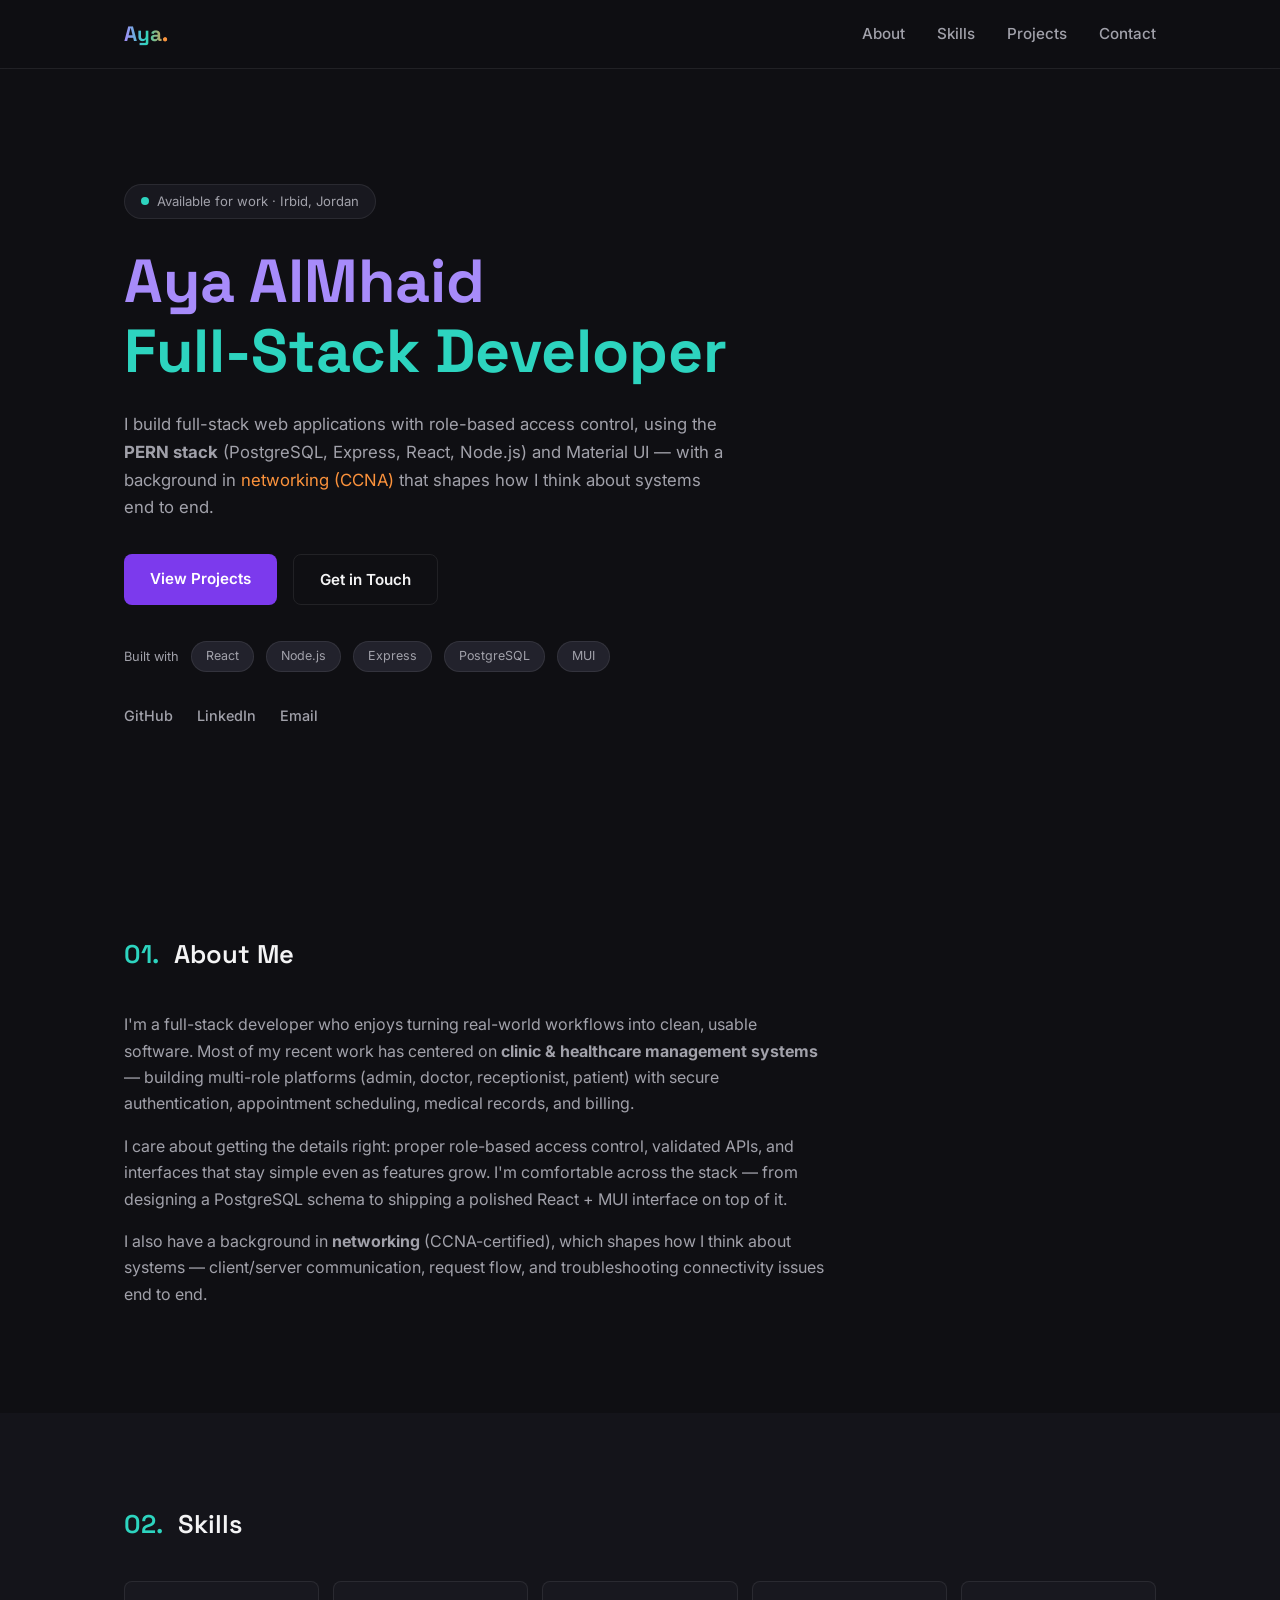
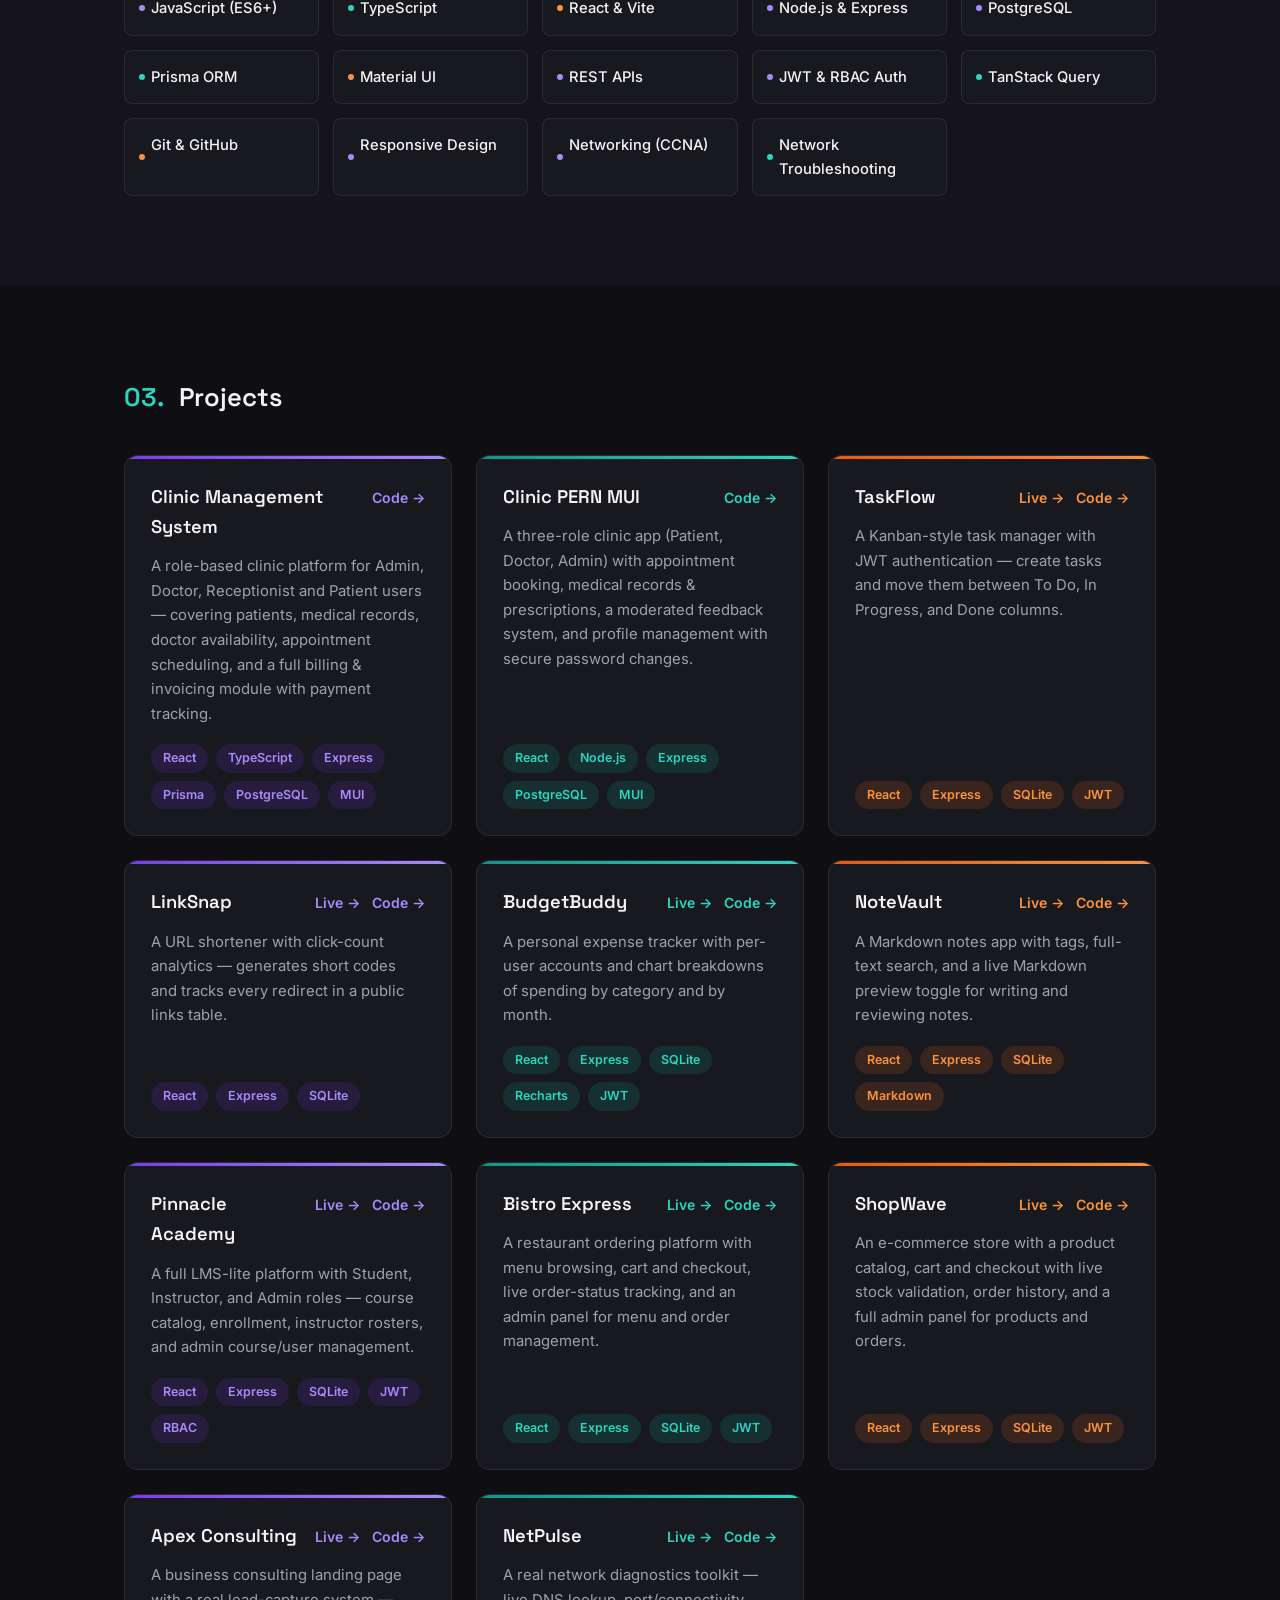
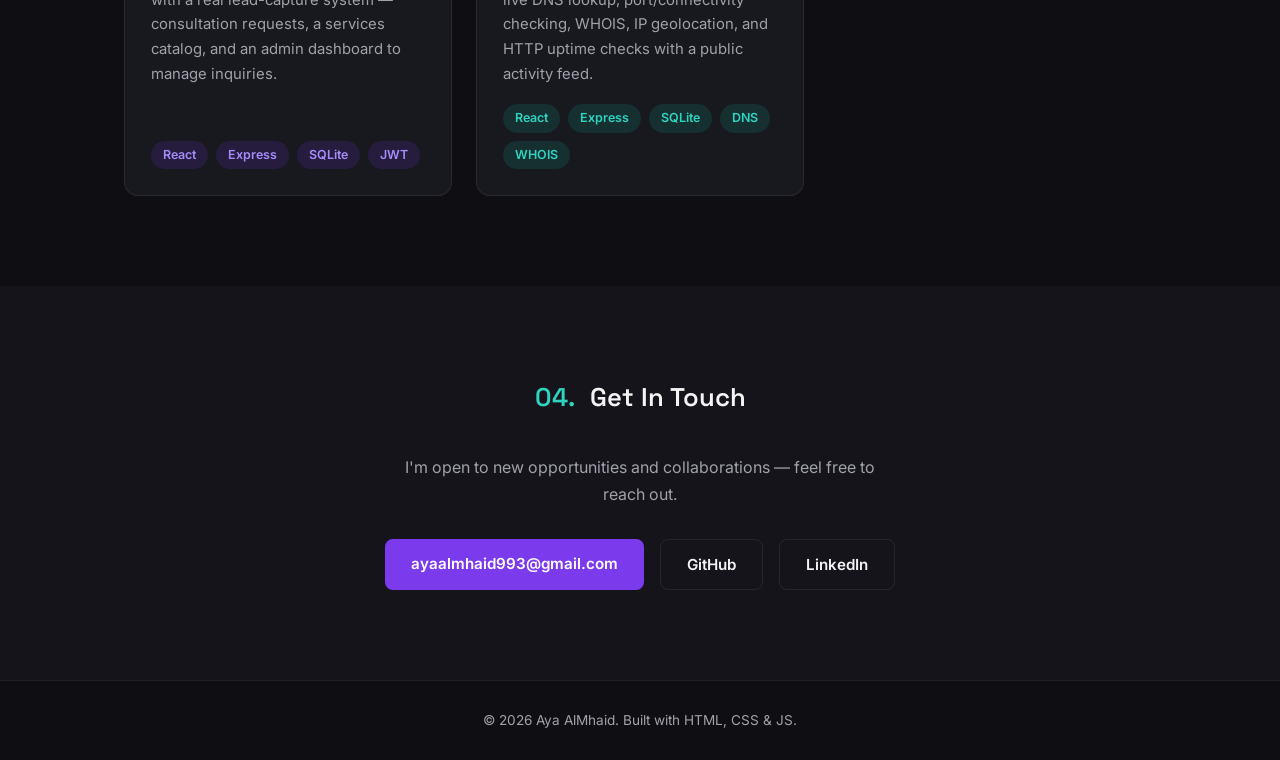
<file: index.html>
<!DOCTYPE html>
<html lang="en">
<head>
  <meta charset="UTF-8" />
  <meta name="viewport" content="width=device-width, initial-scale=1.0" />
  <title>Aya AlMhaid — Full-Stack Developer</title>
  <meta name="description" content="Aya AlMhaid — Full-Stack Developer building role-based healthcare management systems with React, Node.js and PostgreSQL." />
  <link rel="icon" href="data:,">
  <link rel="preconnect" href="https://fonts.googleapis.com">
  <link href="https://fonts.googleapis.com/css2?family=Space+Grotesk:wght@500;600;700&family=Inter:wght@400;500;600&display=swap" rel="stylesheet">
  <link rel="stylesheet" href="style.css" />
</head>
<body>

  <header class="navbar">
    <div class="container navbar-inner">
      <a href="#home" class="logo">Aya<span>.</span></a>
      <nav class="nav-links" id="navLinks">
        <a href="#about">About</a>
        <a href="#skills">Skills</a>
        <a href="#projects">Projects</a>
        <a href="#contact">Contact</a>
      </nav>
      <button class="nav-toggle" id="navToggle" aria-label="Toggle navigation">
        <span></span><span></span><span></span>
      </button>
    </div>
  </header>

  <main>
    <section id="home" class="hero">
      <div class="container hero-inner">
        <p class="hero-tag"><span></span> Available for work · Irbid, Jordan</p>
        <h1>
          <span class="line-purple">Aya AlMhaid</span><br />
          <span class="line-teal">Full-Stack Developer</span>
        </h1>
        <p class="hero-text">
          I build full-stack web applications with role-based access control,
          using the <strong>PERN stack</strong> (PostgreSQL, Express, React, Node.js)
          and Material UI — with a background in <span class="line-coral">networking (CCNA)</span>
          that shapes how I think about systems end to end.
        </p>
        <div class="hero-actions">
          <a href="#projects" class="btn btn-primary">View Projects</a>
          <a href="#contact" class="btn btn-outline">Get in Touch</a>
        </div>
        <div class="hero-stack">
          <span>Built with</span>
          <span class="stack-pill">React</span>
          <span class="stack-pill">Node.js</span>
          <span class="stack-pill">Express</span>
          <span class="stack-pill">PostgreSQL</span>
          <span class="stack-pill">MUI</span>
        </div>
        <div class="hero-socials">
          <a href="https://github.com/Aya-almhaid" target="_blank" rel="noopener noreferrer" aria-label="GitHub">GitHub</a>
          <a href="https://www.linkedin.com/in/aya-almhaid/" target="_blank" rel="noopener noreferrer" aria-label="LinkedIn">LinkedIn</a>
          <a href="mailto:ayaalmhaid993@gmail.com" aria-label="Email">Email</a>
        </div>
      </div>
    </section>

    <section id="about" class="section">
      <div class="container">
        <h3 class="section-title"><span>01.</span> About Me</h3>
        <div class="about-content">
          <p>
            I'm a full-stack developer who enjoys turning real-world workflows into clean,
            usable software. Most of my recent work has centered on
            <strong>clinic &amp; healthcare management systems</strong> — building
            multi-role platforms (admin, doctor, receptionist, patient) with secure
            authentication, appointment scheduling, medical records, and billing.
          </p>
          <p>
            I care about getting the details right: proper role-based access control,
            validated APIs, and interfaces that stay simple even as features grow.
            I'm comfortable across the stack — from designing a PostgreSQL schema to
            shipping a polished React + MUI interface on top of it.
          </p>
          <p>
            I also have a background in <strong>networking</strong> (CCNA-certified),
            which shapes how I think about systems — client/server communication,
            request flow, and troubleshooting connectivity issues end to end.
          </p>
        </div>
      </div>
    </section>

    <section id="skills" class="section section-alt">
      <div class="container">
        <h3 class="section-title"><span>02.</span> Skills</h3>
        <ul class="skills-grid">
          <li>JavaScript (ES6+)</li>
          <li>TypeScript</li>
          <li>React &amp; Vite</li>
          <li>Node.js &amp; Express</li>
          <li>PostgreSQL</li>
          <li>Prisma ORM</li>
          <li>Material UI</li>
          <li>REST APIs</li>
          <li>JWT &amp; RBAC Auth</li>
          <li>TanStack Query</li>
          <li>Git &amp; GitHub</li>
          <li>Responsive Design</li>
          <li>Networking (CCNA)</li>
          <li>Network Troubleshooting</li>
        </ul>
      </div>
    </section>

    <section id="projects" class="section">
      <div class="container">
        <h3 class="section-title"><span>03.</span> Projects</h3>
        <div class="projects-grid">

          <article class="project-card purple">
            <div class="project-card-head">
              <h4>Clinic Management System</h4>
              <a href="https://github.com/Aya-almhaid/mid-term-pro-" target="_blank" rel="noopener noreferrer">Code →</a>
            </div>
            <p>
              A role-based clinic platform for Admin, Doctor, Receptionist and Patient users —
              covering patients, medical records, doctor availability, appointment scheduling,
              and a full billing &amp; invoicing module with payment tracking.
            </p>
            <ul class="tech-tags purple">
              <li>React</li><li>TypeScript</li><li>Express</li><li>Prisma</li><li>PostgreSQL</li><li>MUI</li>
            </ul>
          </article>

          <article class="project-card teal">
            <div class="project-card-head">
              <h4>Clinic PERN MUI</h4>
              <a href="https://github.com/Aya-almhaid/-clinic_pern_mui" target="_blank" rel="noopener noreferrer">Code →</a>
            </div>
            <p>
              A three-role clinic app (Patient, Doctor, Admin) with appointment booking,
              medical records &amp; prescriptions, a moderated feedback system, and
              profile management with secure password changes.
            </p>
            <ul class="tech-tags teal">
              <li>React</li><li>Node.js</li><li>Express</li><li>PostgreSQL</li><li>MUI</li>
            </ul>
          </article>

          <article class="project-card coral">
            <div class="project-card-head">
              <h4>TaskFlow</h4>
              <div class="project-links">
                <a href="https://taskflow-app-sandy.vercel.app" target="_blank" rel="noopener noreferrer">Live →</a>
                <a href="https://github.com/Aya-almhaid/taskflow" target="_blank" rel="noopener noreferrer">Code →</a>
              </div>
            </div>
            <p>
              A Kanban-style task manager with JWT authentication — create tasks
              and move them between To Do, In Progress, and Done columns.
            </p>
            <ul class="tech-tags coral">
              <li>React</li><li>Express</li><li>SQLite</li><li>JWT</li>
            </ul>
          </article>

          <article class="project-card purple">
            <div class="project-card-head">
              <h4>LinkSnap</h4>
              <div class="project-links">
                <a href="https://linksnap-app-psi.vercel.app" target="_blank" rel="noopener noreferrer">Live →</a>
                <a href="https://github.com/Aya-almhaid/linksnap" target="_blank" rel="noopener noreferrer">Code →</a>
              </div>
            </div>
            <p>
              A URL shortener with click-count analytics — generates short codes
              and tracks every redirect in a public links table.
            </p>
            <ul class="tech-tags purple">
              <li>React</li><li>Express</li><li>SQLite</li>
            </ul>
          </article>

          <article class="project-card teal">
            <div class="project-card-head">
              <h4>BudgetBuddy</h4>
              <div class="project-links">
                <a href="https://budgetbuddy-app-pearl.vercel.app" target="_blank" rel="noopener noreferrer">Live →</a>
                <a href="https://github.com/Aya-almhaid/budgetbuddy" target="_blank" rel="noopener noreferrer">Code →</a>
              </div>
            </div>
            <p>
              A personal expense tracker with per-user accounts and chart
              breakdowns of spending by category and by month.
            </p>
            <ul class="tech-tags teal">
              <li>React</li><li>Express</li><li>SQLite</li><li>Recharts</li><li>JWT</li>
            </ul>
          </article>

          <article class="project-card coral">
            <div class="project-card-head">
              <h4>NoteVault</h4>
              <div class="project-links">
                <a href="https://notevault-app-eight.vercel.app" target="_blank" rel="noopener noreferrer">Live →</a>
                <a href="https://github.com/Aya-almhaid/notevault" target="_blank" rel="noopener noreferrer">Code →</a>
              </div>
            </div>
            <p>
              A Markdown notes app with tags, full-text search, and a live
              Markdown preview toggle for writing and reviewing notes.
            </p>
            <ul class="tech-tags coral">
              <li>React</li><li>Express</li><li>SQLite</li><li>Markdown</li>
            </ul>
          </article>

          <article class="project-card purple">
            <div class="project-card-head">
              <h4>Pinnacle Academy</h4>
              <div class="project-links">
                <a href="https://pinnacle-academy-app.vercel.app" target="_blank" rel="noopener noreferrer">Live →</a>
                <a href="https://github.com/Aya-almhaid/pinnacle-academy" target="_blank" rel="noopener noreferrer">Code →</a>
              </div>
            </div>
            <p>
              A full LMS-lite platform with Student, Instructor, and Admin roles —
              course catalog, enrollment, instructor rosters, and admin course/user management.
            </p>
            <ul class="tech-tags purple">
              <li>React</li><li>Express</li><li>SQLite</li><li>JWT</li><li>RBAC</li>
            </ul>
          </article>

          <article class="project-card teal">
            <div class="project-card-head">
              <h4>Bistro Express</h4>
              <div class="project-links">
                <a href="https://bistro-express-static.onrender.com" target="_blank" rel="noopener noreferrer">Live →</a>
                <a href="https://github.com/Aya-almhaid/bistro-express" target="_blank" rel="noopener noreferrer">Code →</a>
              </div>
            </div>
            <p>
              A restaurant ordering platform with menu browsing, cart and checkout,
              live order-status tracking, and an admin panel for menu and order management.
            </p>
            <ul class="tech-tags teal">
              <li>React</li><li>Express</li><li>SQLite</li><li>JWT</li>
            </ul>
          </article>

          <article class="project-card coral">
            <div class="project-card-head">
              <h4>ShopWave</h4>
              <div class="project-links">
                <a href="https://shopwave-static.onrender.com" target="_blank" rel="noopener noreferrer">Live →</a>
                <a href="https://github.com/Aya-almhaid/shopwave" target="_blank" rel="noopener noreferrer">Code →</a>
              </div>
            </div>
            <p>
              An e-commerce store with a product catalog, cart and checkout with live
              stock validation, order history, and a full admin panel for products and orders.
            </p>
            <ul class="tech-tags coral">
              <li>React</li><li>Express</li><li>SQLite</li><li>JWT</li>
            </ul>
          </article>

          <article class="project-card purple">
            <div class="project-card-head">
              <h4>Apex Consulting</h4>
              <div class="project-links">
                <a href="https://apex-consulting-static.onrender.com" target="_blank" rel="noopener noreferrer">Live →</a>
                <a href="https://github.com/Aya-almhaid/apex-consulting" target="_blank" rel="noopener noreferrer">Code →</a>
              </div>
            </div>
            <p>
              A business consulting landing page with a real lead-capture system —
              consultation requests, a services catalog, and an admin dashboard to manage inquiries.
            </p>
            <ul class="tech-tags purple">
              <li>React</li><li>Express</li><li>SQLite</li><li>JWT</li>
            </ul>
          </article>

          <article class="project-card teal">
            <div class="project-card-head">
              <h4>NetPulse</h4>
              <div class="project-links">
                <a href="https://netpulse-static.onrender.com" target="_blank" rel="noopener noreferrer">Live →</a>
                <a href="https://github.com/Aya-almhaid/netpulse" target="_blank" rel="noopener noreferrer">Code →</a>
              </div>
            </div>
            <p>
              A real network diagnostics toolkit — live DNS lookup, port/connectivity
              checking, WHOIS, IP geolocation, and HTTP uptime checks with a public activity feed.
            </p>
            <ul class="tech-tags teal">
              <li>React</li><li>Express</li><li>SQLite</li><li>DNS</li><li>WHOIS</li>
            </ul>
          </article>

        </div>
      </div>
    </section>

    <section id="contact" class="section section-alt">
      <div class="container contact-inner">
        <h3 class="section-title"><span>04.</span> Get In Touch</h3>
        <p>I'm open to new opportunities and collaborations — feel free to reach out.</p>
        <div class="contact-links">
          <a class="btn btn-primary" href="mailto:ayaalmhaid993@gmail.com">ayaalmhaid993@gmail.com</a>
          <a class="btn btn-outline" href="https://github.com/Aya-almhaid" target="_blank" rel="noopener noreferrer">GitHub</a>
          <a class="btn btn-outline" href="https://www.linkedin.com/in/aya-almhaid/" target="_blank" rel="noopener noreferrer">LinkedIn</a>
        </div>
      </div>
    </section>
  </main>

  <footer class="footer">
    <div class="container">
      <p>&copy; <span id="year"></span> Aya AlMhaid. Built with HTML, CSS &amp; JS.</p>
    </div>
  </footer>

  <script src="script.js"></script>
</body>
</html>
</file>
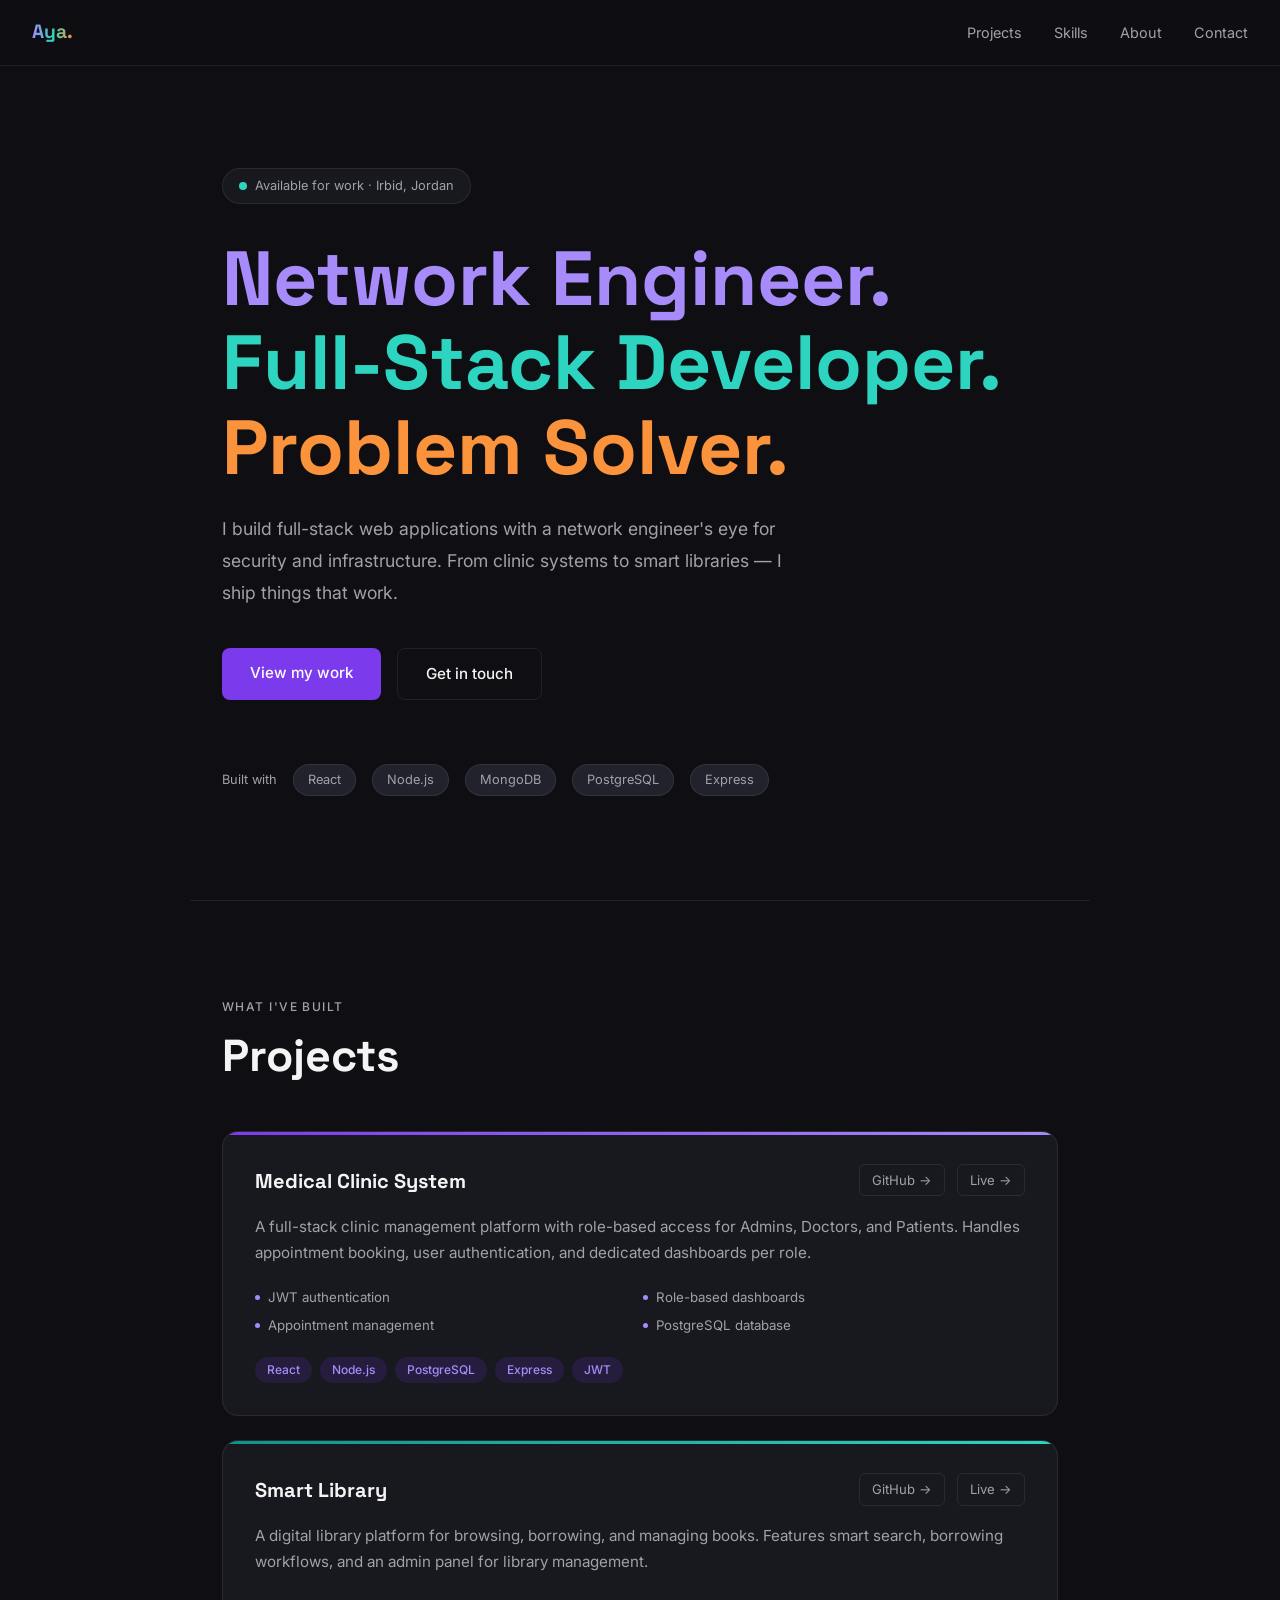
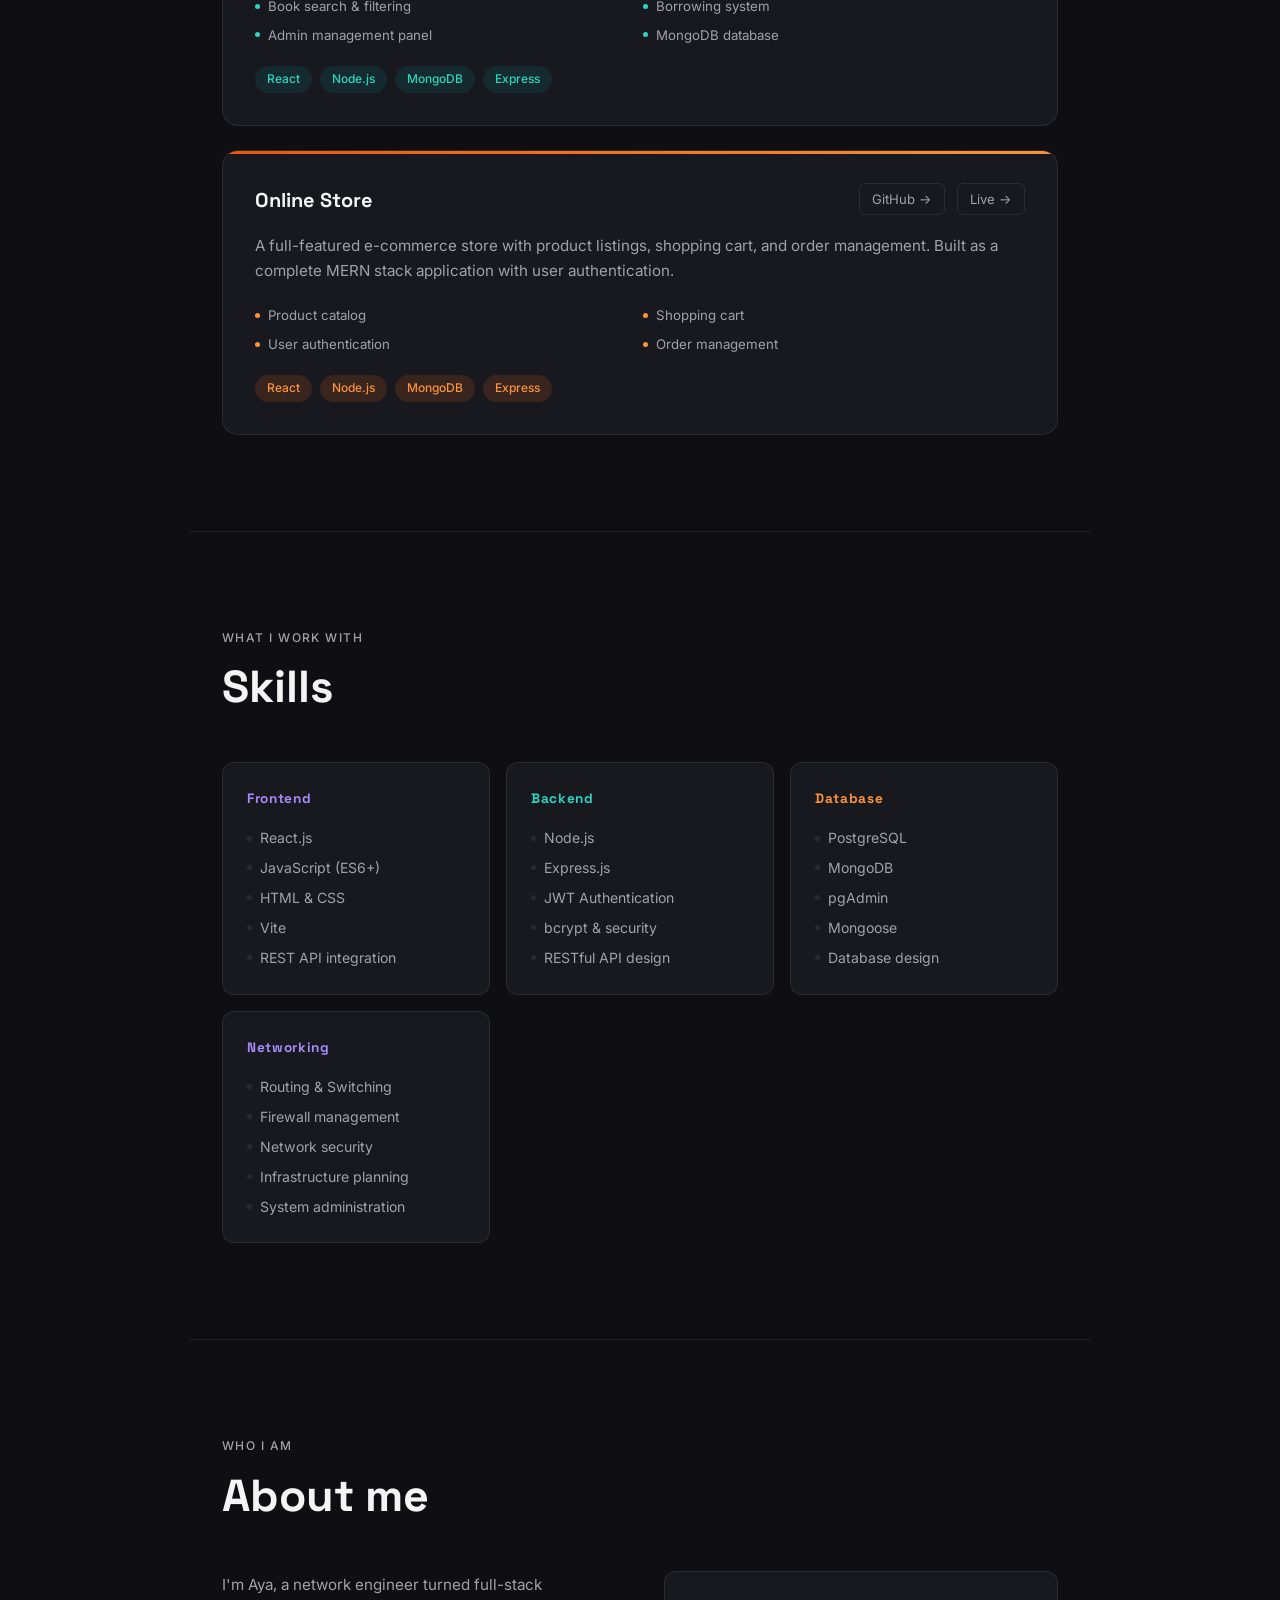
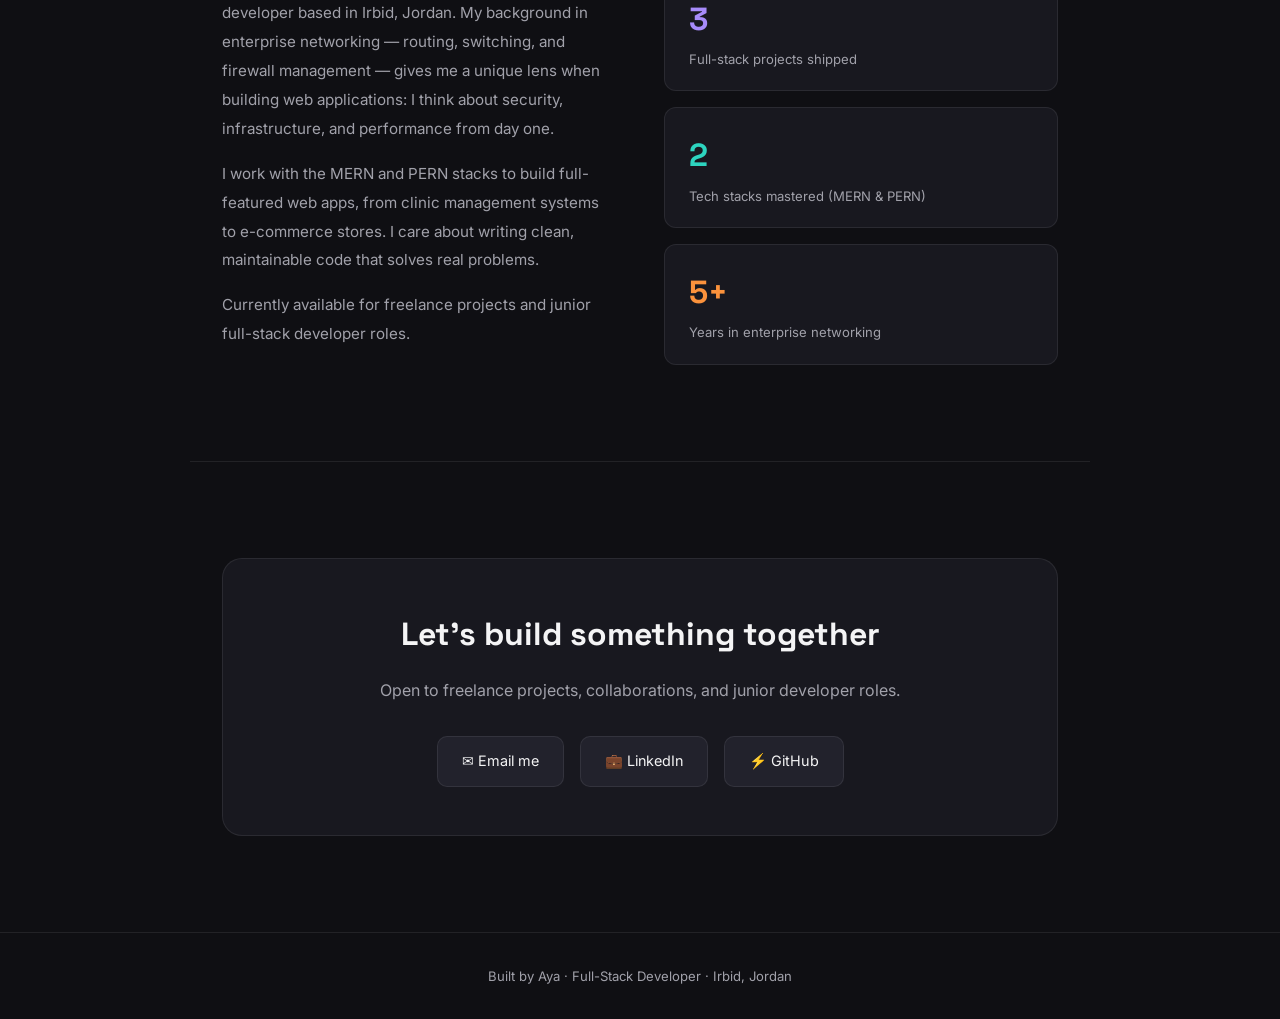
<file: my_Portfilio.html>
<!DOCTYPE html>
<html lang="en">

<head>
  <meta charset="UTF-8">
  <meta name="viewport" content="width=device-width, initial-scale=1.0">
  <title>Aya — Full-Stack Developer</title>
  <link
    href="https://fonts.googleapis.com/css2?family=Space+Grotesk:wght@400;500;700&family=Inter:wght@400;500&display=swap"
    rel="stylesheet">
  <style>
    *,
    *::before,
    *::after {
      box-sizing: border-box;
      margin: 0;
      padding: 0;
    }

    :root {
      --purple: #7C3AED;
      --purple-light: #EDE9FE;
      --teal: #0D9488;
      --teal-light: #CCFBF1;
      --coral: #F97316;
      --coral-light: #FEF3C7;
      --bg: #0F0F13;
      --surface: #18181F;
      --surface2: #22222C;
      --text: #F4F4F5;
      --muted: #A1A1AA;
      --border: rgba(255, 255, 255, 0.08);
    }

    html {
      scroll-behavior: smooth;
    }

    body {
      font-family: 'Inter', sans-serif;
      background: var(--bg);
      color: var(--text);
      line-height: 1.7;
      overflow-x: hidden;
    }

    /* NAV */
    nav {
      position: fixed;
      top: 0;
      left: 0;
      right: 0;
      z-index: 100;
      display: flex;
      align-items: center;
      justify-content: space-between;
      padding: 1rem 2rem;
      background: rgba(15, 15, 19, 0.85);
      backdrop-filter: blur(12px);
      border-bottom: 1px solid var(--border);
    }

    .nav-logo {
      font-family: 'Space Grotesk', sans-serif;
      font-size: 1.2rem;
      font-weight: 700;
      background: linear-gradient(90deg, #A78BFA, #2DD4BF, #FB923C);
      -webkit-background-clip: text;
      -webkit-text-fill-color: transparent;
    }

    .nav-links {
      display: flex;
      gap: 2rem;
      list-style: none;
    }

    .nav-links a {
      color: var(--muted);
      text-decoration: none;
      font-size: 0.9rem;
      transition: color 0.2s;
    }

    .nav-links a:hover {
      color: var(--text);
    }

    /* HERO */
    .hero {
      min-height: 100vh;
      display: flex;
      flex-direction: column;
      justify-content: center;
      padding: 8rem 2rem 4rem;
      max-width: 900px;
      margin: 0 auto;
      position: relative;
    }

    .hero-tag {
      display: inline-flex;
      align-items: center;
      gap: 8px;
      background: var(--surface);
      border: 1px solid var(--border);
      border-radius: 100px;
      padding: 6px 16px;
      font-size: 0.8rem;
      color: var(--muted);
      margin-bottom: 2rem;
      width: fit-content;
    }

    .hero-tag span {
      width: 8px;
      height: 8px;
      border-radius: 50%;
      background: #2DD4BF;
      display: inline-block;
      animation: pulse 2s infinite;
    }

    @keyframes pulse {

      0%,
      100% {
        opacity: 1
      }

      50% {
        opacity: 0.4
      }
    }

    .hero h1 {
      font-family: 'Space Grotesk', sans-serif;
      font-size: clamp(2.8rem, 6vw, 5rem);
      font-weight: 700;
      line-height: 1.1;
      margin-bottom: 1.5rem;
    }

    .hero h1 .line-purple {
      color: #A78BFA;
    }

    .hero h1 .line-teal {
      color: #2DD4BF;
    }

    .hero h1 .line-coral {
      color: #FB923C;
    }

    .hero-desc {
      font-size: 1.1rem;
      color: var(--muted);
      max-width: 560px;
      margin-bottom: 2.5rem;
      line-height: 1.8;
    }

    .hero-btns {
      display: flex;
      gap: 1rem;
      flex-wrap: wrap;
    }

    .btn-primary {
      background: var(--purple);
      color: #fff;
      padding: 0.75rem 1.75rem;
      border-radius: 8px;
      text-decoration: none;
      font-weight: 500;
      font-size: 0.95rem;
      transition: background 0.2s, transform 0.15s;
    }

    .btn-primary:hover {
      background: #6D28D9;
      transform: translateY(-1px);
    }

    .btn-outline {
      border: 1px solid var(--border);
      color: var(--text);
      padding: 0.75rem 1.75rem;
      border-radius: 8px;
      text-decoration: none;
      font-weight: 500;
      font-size: 0.95rem;
      transition: border-color 0.2s, transform 0.15s;
    }

    .btn-outline:hover {
      border-color: rgba(255, 255, 255, 0.3);
      transform: translateY(-1px);
    }

    .hero-stack {
      margin-top: 4rem;
      display: flex;
      align-items: center;
      gap: 1rem;
      flex-wrap: wrap;
    }

    .hero-stack span {
      font-size: 0.8rem;
      color: var(--muted);
    }

    .stack-pill {
      background: var(--surface2);
      border: 1px solid var(--border);
      border-radius: 100px;
      padding: 4px 14px;
      font-size: 0.78rem;
      color: var(--muted);
    }

    /* SECTIONS */
    section {
      padding: 6rem 2rem;
      max-width: 900px;
      margin: 0 auto;
    }

    .section-label {
      font-size: 0.75rem;
      font-weight: 500;
      letter-spacing: 0.12em;
      text-transform: uppercase;
      color: var(--muted);
      margin-bottom: 0.75rem;
    }

    .section-title {
      font-family: 'Space Grotesk', sans-serif;
      font-size: clamp(1.8rem, 4vw, 2.8rem);
      font-weight: 700;
      margin-bottom: 3rem;
      line-height: 1.2;
    }

    /* PROJECTS */
    .projects-grid {
      display: grid;
      gap: 1.5rem;
    }

    .project-card {
      background: var(--surface);
      border: 1px solid var(--border);
      border-radius: 16px;
      padding: 2rem;
      transition: border-color 0.25s, transform 0.2s;
      position: relative;
      overflow: hidden;
    }

    .project-card::before {
      content: '';
      position: absolute;
      top: 0;
      left: 0;
      right: 0;
      height: 3px;
    }

    .project-card.purple::before {
      background: linear-gradient(90deg, #7C3AED, #A78BFA);
    }

    .project-card.teal::before {
      background: linear-gradient(90deg, #0D9488, #2DD4BF);
    }

    .project-card.coral::before {
      background: linear-gradient(90deg, #EA580C, #FB923C);
    }

    .project-card:hover {
      border-color: rgba(255, 255, 255, 0.2);
      transform: translateY(-3px);
    }

    .project-top {
      display: flex;
      justify-content: space-between;
      align-items: flex-start;
      margin-bottom: 1rem;
    }

    .project-name {
      font-family: 'Space Grotesk', sans-serif;
      font-size: 1.25rem;
      font-weight: 700;
    }

    .project-links {
      display: flex;
      gap: 0.75rem;
    }

    .project-links a {
      color: var(--muted);
      text-decoration: none;
      font-size: 0.82rem;
      border: 1px solid var(--border);
      border-radius: 6px;
      padding: 4px 12px;
      transition: color 0.2s, border-color 0.2s;
    }

    .project-links a:hover {
      color: var(--text);
      border-color: rgba(255, 255, 255, 0.25);
    }

    .project-desc {
      color: var(--muted);
      font-size: 0.95rem;
      margin-bottom: 1.25rem;
      line-height: 1.7;
    }

    .project-tags {
      display: flex;
      flex-wrap: wrap;
      gap: 8px;
    }

    .tag {
      font-size: 0.75rem;
      padding: 3px 12px;
      border-radius: 100px;
      font-weight: 500;
    }

    .tag.purple {
      background: rgba(124, 58, 237, 0.15);
      color: #A78BFA;
    }

    .tag.teal {
      background: rgba(13, 148, 136, 0.15);
      color: #2DD4BF;
    }

    .tag.coral {
      background: rgba(249, 115, 22, 0.15);
      color: #FB923C;
    }

    .project-features {
      margin: 1rem 0 1.25rem;
      display: grid;
      grid-template-columns: 1fr 1fr;
      gap: 6px;
    }

    .feature-item {
      display: flex;
      align-items: center;
      gap: 8px;
      font-size: 0.83rem;
      color: var(--muted);
    }

    .feature-dot {
      width: 5px;
      height: 5px;
      border-radius: 50%;
      flex-shrink: 0;
    }

    /* SKILLS */
    .skills-grid {
      display: grid;
      grid-template-columns: repeat(auto-fit, minmax(220px, 1fr));
      gap: 1rem;
    }

    .skill-group {
      background: var(--surface);
      border: 1px solid var(--border);
      border-radius: 12px;
      padding: 1.5rem;
    }

    .skill-group-title {
      font-family: 'Space Grotesk', sans-serif;
      font-size: 0.85rem;
      font-weight: 700;
      margin-bottom: 1rem;
      letter-spacing: 0.05em;
    }

    .skill-group-title.purple {
      color: #A78BFA;
    }

    .skill-group-title.teal {
      color: #2DD4BF;
    }

    .skill-group-title.coral {
      color: #FB923C;
    }

    .skill-list {
      list-style: none;
      display: flex;
      flex-direction: column;
      gap: 6px;
    }

    .skill-list li {
      font-size: 0.88rem;
      color: var(--muted);
      display: flex;
      align-items: center;
      gap: 8px;
    }

    .skill-list li::before {
      content: '';
      width: 5px;
      height: 5px;
      border-radius: 50%;
      background: var(--border);
      flex-shrink: 0;
    }

    /* ABOUT */
    .about-grid {
      display: grid;
      grid-template-columns: 1fr 1fr;
      gap: 3rem;
      align-items: start;
    }

    .about-text {
      color: var(--muted);
      font-size: 0.95rem;
      line-height: 1.9;
    }

    .about-text p+p {
      margin-top: 1rem;
    }

    .about-stats {
      display: grid;
      gap: 1rem;
    }

    .stat-card {
      background: var(--surface);
      border: 1px solid var(--border);
      border-radius: 12px;
      padding: 1.25rem 1.5rem;
    }

    .stat-num {
      font-family: 'Space Grotesk', sans-serif;
      font-size: 2rem;
      font-weight: 700;
    }

    .stat-label {
      font-size: 0.82rem;
      color: var(--muted);
      margin-top: 2px;
    }

    /* CONTACT */
    .contact-box {
      background: var(--surface);
      border: 1px solid var(--border);
      border-radius: 20px;
      padding: 3rem;
      text-align: center;
    }

    .contact-box h3 {
      font-family: 'Space Grotesk', sans-serif;
      font-size: 2rem;
      font-weight: 700;
      margin-bottom: 1rem;
    }

    .contact-box p {
      color: var(--muted);
      margin-bottom: 2rem;
    }

    .contact-links {
      display: flex;
      justify-content: center;
      gap: 1rem;
      flex-wrap: wrap;
    }

    .contact-link {
      display: flex;
      align-items: center;
      gap: 8px;
      background: var(--surface2);
      border: 1px solid var(--border);
      border-radius: 10px;
      padding: 0.75rem 1.5rem;
      text-decoration: none;
      color: var(--text);
      font-size: 0.9rem;
      transition: border-color 0.2s, transform 0.15s;
    }

    .contact-link:hover {
      border-color: rgba(255, 255, 255, 0.25);
      transform: translateY(-2px);
    }

    /* FOOTER */
    footer {
      border-top: 1px solid var(--border);
      text-align: center;
      padding: 2rem;
      color: var(--muted);
      font-size: 0.82rem;
    }

    /* DIVIDER */
    .section-divider {
      border: none;
      border-top: 1px solid var(--border);
      max-width: 900px;
      margin: 0 auto;
    }

    @media (max-width: 640px) {
      nav {
        padding: 1rem;
      }

      .nav-links {
        gap: 1rem;
      }

      .about-grid {
        grid-template-columns: 1fr;
      }

      .project-features {
        grid-template-columns: 1fr;
      }

      .contact-box {
        padding: 2rem 1.25rem;
      }
    }
  </style>
</head>

<body>

  <!-- NAV -->
  <nav>
    <div class="nav-logo">Aya.</div>
    <ul class="nav-links">
      <li><a href="#projects">Projects</a></li>
      <li><a href="#skills">Skills</a></li>
      <li><a href="#about">About</a></li>
      <li><a href="#contact">Contact</a></li>
    </ul>
  </nav>

  <!-- HERO -->
  <div class="hero">
    <div class="hero-tag">
      <span></span>
      Available for work · Irbid, Jordan
    </div>
    <h1>
      <span class="line-purple">Network Engineer.</span><br>
      <span class="line-teal">Full-Stack Developer.</span><br>
      <span class="line-coral">Problem Solver.</span>
    </h1>
    <p class="hero-desc">
      I build full-stack web applications with a network engineer's eye for security and infrastructure.
      From clinic systems to smart libraries — I ship things that work.
    </p>
    <div class="hero-btns">
      <a href="#projects" class="btn-primary">View my work</a>
      <a href="#contact" class="btn-outline">Get in touch</a>
    </div>
    <div class="hero-stack">
      <span>Built with</span>
      <span class="stack-pill">React</span>
      <span class="stack-pill">Node.js</span>
      <span class="stack-pill">MongoDB</span>
      <span class="stack-pill">PostgreSQL</span>
      <span class="stack-pill">Express</span>
    </div>
  </div>

  <hr class="section-divider">

  <!-- PROJECTS -->
  <section id="projects">
    <p class="section-label">What I've built</p>
    <h2 class="section-title">Projects</h2>

    <div class="projects-grid">

      <!-- Medical Clinic -->
      <div class="project-card purple">
        <div class="project-top">
          <div class="project-name">Medical Clinic System</div>
          <div class="project-links">
            <a href="https://github.com" target="_blank">GitHub →</a>
            <a href="#" target="_blank">Live →</a>
          </div>
        </div>
        <p class="project-desc">
          A full-stack clinic management platform with role-based access for Admins, Doctors, and Patients.
          Handles appointment booking, user authentication, and dedicated dashboards per role.
        </p>
        <div class="project-features">
          <div class="feature-item">
            <div class="feature-dot" style="background:#A78BFA"></div>JWT authentication
          </div>
          <div class="feature-item">
            <div class="feature-dot" style="background:#A78BFA"></div>Role-based dashboards
          </div>
          <div class="feature-item">
            <div class="feature-dot" style="background:#A78BFA"></div>Appointment management
          </div>
          <div class="feature-item">
            <div class="feature-dot" style="background:#A78BFA"></div>PostgreSQL database
          </div>
        </div>
        <div class="project-tags">
          <span class="tag purple">React</span>
          <span class="tag purple">Node.js</span>
          <span class="tag purple">PostgreSQL</span>
          <span class="tag purple">Express</span>
          <span class="tag purple">JWT</span>
        </div>
      </div>

      <!-- Smart Library -->
      <div class="project-card teal">
        <div class="project-top">
          <div class="project-name">Smart Library</div>
          <div class="project-links">
            <a href="https://github.com" target="_blank">GitHub →</a>
            <a href="#" target="_blank">Live →</a>
          </div>
        </div>
        <p class="project-desc">
          A digital library platform for browsing, borrowing, and managing books.
          Features smart search, borrowing workflows, and an admin panel for library management.
        </p>
        <div class="project-features">
          <div class="feature-item">
            <div class="feature-dot" style="background:#2DD4BF"></div>Book search & filtering
          </div>
          <div class="feature-item">
            <div class="feature-dot" style="background:#2DD4BF"></div>Borrowing system
          </div>
          <div class="feature-item">
            <div class="feature-dot" style="background:#2DD4BF"></div>Admin management panel
          </div>
          <div class="feature-item">
            <div class="feature-dot" style="background:#2DD4BF"></div>MongoDB database
          </div>
        </div>
        <div class="project-tags">
          <span class="tag teal">React</span>
          <span class="tag teal">Node.js</span>
          <span class="tag teal">MongoDB</span>
          <span class="tag teal">Express</span>
        </div>
      </div>

      <!-- Store -->
      <div class="project-card coral">
        <div class="project-top">
          <div class="project-name">Online Store</div>
          <div class="project-links">
            <a href="https://github.com" target="_blank">GitHub →</a>
            <a href="#" target="_blank">Live →</a>
          </div>
        </div>
        <p class="project-desc">
          A full-featured e-commerce store with product listings, shopping cart, and order management.
          Built as a complete MERN stack application with user authentication.
        </p>
        <div class="project-features">
          <div class="feature-item">
            <div class="feature-dot" style="background:#FB923C"></div>Product catalog
          </div>
          <div class="feature-item">
            <div class="feature-dot" style="background:#FB923C"></div>Shopping cart
          </div>
          <div class="feature-item">
            <div class="feature-dot" style="background:#FB923C"></div>User authentication
          </div>
          <div class="feature-item">
            <div class="feature-dot" style="background:#FB923C"></div>Order management
          </div>
        </div>
        <div class="project-tags">
          <span class="tag coral">React</span>
          <span class="tag coral">Node.js</span>
          <span class="tag coral">MongoDB</span>
          <span class="tag coral">Express</span>
        </div>
      </div>

    </div>
  </section>

  <hr class="section-divider">

  <!-- SKILLS -->
  <section id="skills">
    <p class="section-label">What I work with</p>
    <h2 class="section-title">Skills</h2>
    <div class="skills-grid">
      <div class="skill-group">
        <div class="skill-group-title purple">Frontend</div>
        <ul class="skill-list">
          <li>React.js</li>
          <li>JavaScript (ES6+)</li>
          <li>HTML & CSS</li>
          <li>Vite</li>
          <li>REST API integration</li>
        </ul>
      </div>
      <div class="skill-group">
        <div class="skill-group-title teal">Backend</div>
        <ul class="skill-list">
          <li>Node.js</li>
          <li>Express.js</li>
          <li>JWT Authentication</li>
          <li>bcrypt & security</li>
          <li>RESTful API design</li>
        </ul>
      </div>
      <div class="skill-group">
        <div class="skill-group-title coral">Database</div>
        <ul class="skill-list">
          <li>PostgreSQL</li>
          <li>MongoDB</li>
          <li>pgAdmin</li>
          <li>Mongoose</li>
          <li>Database design</li>
        </ul>
      </div>
      <div class="skill-group">
        <div class="skill-group-title purple">Networking</div>
        <ul class="skill-list">
          <li>Routing & Switching</li>
          <li>Firewall management</li>
          <li>Network security</li>
          <li>Infrastructure planning</li>
          <li>System administration</li>
        </ul>
      </div>
    </div>
  </section>

  <hr class="section-divider">

  <!-- ABOUT -->
  <section id="about">
    <p class="section-label">Who I am</p>
    <h2 class="section-title">About me</h2>
    <div class="about-grid">
      <div class="about-text">
        <p>
          I'm Aya, a network engineer turned full-stack developer based in Irbid, Jordan.
          My background in enterprise networking — routing, switching, and firewall management —
          gives me a unique lens when building web applications: I think about security,
          infrastructure, and performance from day one.
        </p>
        <p>
          I work with the MERN and PERN stacks to build full-featured web apps,
          from clinic management systems to e-commerce stores. I care about writing
          clean, maintainable code that solves real problems.
        </p>
        <p>
          Currently available for freelance projects and junior full-stack developer roles.
        </p>
      </div>
      <div class="about-stats">
        <div class="stat-card">
          <div class="stat-num" style="color:#A78BFA">3</div>
          <div class="stat-label">Full-stack projects shipped</div>
        </div>
        <div class="stat-card">
          <div class="stat-num" style="color:#2DD4BF">2</div>
          <div class="stat-label">Tech stacks mastered (MERN & PERN)</div>
        </div>
        <div class="stat-card">
          <div class="stat-num" style="color:#FB923C">5+</div>
          <div class="stat-label">Years in enterprise networking</div>
        </div>
      </div>
    </div>
  </section>

  <hr class="section-divider">

  <!-- CONTACT -->
  <section id="contact">
    <div class="contact-box">
      <h3>Let's build something together</h3>
      <p>Open to freelance projects, collaborations, and junior developer roles.</p>
      <div class="contact-links">
        <a href="mailto:aya@email.com" class="contact-link">✉ Email me</a>
        <a href="https://linkedin.com" target="_blank" class="contact-link">💼 LinkedIn</a>
        <a href="https://github.com" target="_blank" class="contact-link">⚡ GitHub</a>
      </div>
    </div>
  </section>

  <footer>
    <p>Built by Aya · Full-Stack Developer · Irbid, Jordan</p>
  </footer>

</body>

</html>
</file>
<file: style.css>
:root {
  --purple: #7c3aed;
  --purple-light: #a78bfa;
  --teal: #0d9488;
  --teal-light: #2dd4bf;
  --coral: #f97316;
  --coral-light: #fb923c;
  --bg: #0f0f13;
  --bg-alt: #14141a;
  --surface: #18181f;
  --surface2: #22222c;
  --text: #f4f4f5;
  --text-dim: #a1a1aa;
  --border: rgba(255, 255, 255, 0.08);
  --max-width: 1080px;
}

* { margin: 0; padding: 0; box-sizing: border-box; }

html { scroll-behavior: smooth; }

body {
  font-family: 'Inter', system-ui, -apple-system, Segoe UI, sans-serif;
  background: var(--bg);
  color: var(--text);
  line-height: 1.65;
}

h1, h2, h3, h4 {
  font-family: 'Space Grotesk', 'Inter', sans-serif;
}

a { color: inherit; text-decoration: none; }

.container {
  width: 100%;
  max-width: var(--max-width);
  margin: 0 auto;
  padding: 0 24px;
}

/* Navbar */
.navbar {
  position: sticky;
  top: 0;
  z-index: 50;
  background: rgba(15, 15, 19, 0.85);
  backdrop-filter: blur(10px);
  border-bottom: 1px solid var(--border);
}

.navbar-inner {
  display: flex;
  align-items: center;
  justify-content: space-between;
  height: 68px;
}

.logo {
  font-family: 'Space Grotesk', sans-serif;
  font-weight: 700;
  font-size: 1.3rem;
  background: linear-gradient(90deg, var(--purple-light), var(--teal-light), var(--coral-light));
  -webkit-background-clip: text;
  -webkit-text-fill-color: transparent;
  background-clip: text;
}

.logo span { -webkit-text-fill-color: var(--coral-light); }

.nav-links {
  display: flex;
  gap: 32px;
}

.nav-links a {
  font-size: 0.95rem;
  font-weight: 500;
  color: var(--text-dim);
  transition: color 0.2s;
}

.nav-links a:hover { color: var(--text); }

.nav-toggle {
  display: none;
  flex-direction: column;
  gap: 5px;
  background: none;
  border: none;
  cursor: pointer;
  padding: 8px;
}

.nav-toggle span {
  width: 24px;
  height: 2px;
  background: var(--text);
  display: block;
}

/* Hero */
.hero {
  min-height: 86vh;
  display: flex;
  align-items: center;
}

.hero-inner { padding-top: 40px; padding-bottom: 40px; }

.hero-tag {
  display: inline-flex;
  align-items: center;
  gap: 8px;
  background: var(--surface);
  border: 1px solid var(--border);
  border-radius: 100px;
  padding: 6px 16px;
  font-size: 0.82rem;
  color: var(--text-dim);
  margin-bottom: 28px;
  width: fit-content;
}

.hero-tag span {
  width: 8px;
  height: 8px;
  border-radius: 50%;
  background: var(--teal-light);
  display: inline-block;
  animation: pulse 2s infinite;
}

@keyframes pulse {
  0%, 100% { opacity: 1; }
  50% { opacity: 0.4; }
}

.hero h1 {
  font-size: clamp(2.4rem, 6vw, 3.8rem);
  font-weight: 700;
  line-height: 1.15;
  margin-bottom: 24px;
}

.line-purple { color: var(--purple-light); }
.line-teal { color: var(--teal-light); }
.line-coral { color: var(--coral-light); }

.hero-text {
  max-width: 600px;
  color: var(--text-dim);
  margin-bottom: 32px;
  font-size: 1.05rem;
}

.hero-actions {
  display: flex;
  gap: 16px;
  margin-bottom: 36px;
  flex-wrap: wrap;
}

.btn {
  display: inline-block;
  padding: 12px 26px;
  border-radius: 8px;
  font-weight: 600;
  font-size: 0.95rem;
  transition: transform 0.15s, background 0.2s, color 0.2s;
}

.btn-primary {
  background: var(--purple);
  color: #fff;
}

.btn-primary:hover { background: #6d28d9; transform: translateY(-2px); }

.btn-outline {
  border: 1px solid var(--border);
  color: var(--text);
}

.btn-outline:hover { border-color: var(--teal-light); color: var(--teal-light); transform: translateY(-2px); }

.hero-stack {
  display: flex;
  align-items: center;
  gap: 12px;
  flex-wrap: wrap;
  margin-bottom: 32px;
}

.hero-stack span:first-child {
  font-size: 0.8rem;
  color: var(--text-dim);
}

.stack-pill {
  background: var(--surface2);
  border: 1px solid var(--border);
  border-radius: 100px;
  padding: 4px 14px;
  font-size: 0.78rem;
  color: var(--text-dim);
}

.hero-socials {
  display: flex;
  gap: 24px;
}

.hero-socials a {
  color: var(--text-dim);
  font-weight: 500;
  font-size: 0.9rem;
  border-bottom: 1px solid transparent;
}

.hero-socials a:hover { color: var(--teal-light); border-color: var(--teal-light); }

/* Sections */
.section { padding: 90px 0; }

.section-alt { background: var(--bg-alt); }

.section-title {
  font-size: 1.6rem;
  font-weight: 600;
  margin-bottom: 36px;
}

.section-title span { color: var(--teal-light); margin-right: 8px; }

.about-content p {
  color: var(--text-dim);
  max-width: 700px;
  margin-bottom: 16px;
}

/* Skills */
.skills-grid {
  display: grid;
  grid-template-columns: repeat(auto-fit, minmax(170px, 1fr));
  gap: 14px;
  list-style: none;
}

.skills-grid li {
  background: var(--surface);
  border: 1px solid var(--border);
  border-radius: 8px;
  padding: 14px 16px;
  font-size: 0.92rem;
  font-weight: 500;
  color: var(--text);
  position: relative;
  padding-left: 26px;
}

.skills-grid li::before {
  content: '';
  position: absolute;
  left: 14px;
  top: 50%;
  transform: translateY(-50%);
  width: 6px;
  height: 6px;
  border-radius: 50%;
  background: var(--purple-light);
}

.skills-grid li:nth-child(4n+2)::before { background: var(--teal-light); }
.skills-grid li:nth-child(4n+3)::before { background: var(--coral-light); }

/* Projects */
.projects-grid {
  display: grid;
  grid-template-columns: repeat(auto-fit, minmax(280px, 1fr));
  gap: 24px;
}

.project-card {
  background: var(--surface);
  border: 1px solid var(--border);
  border-radius: 14px;
  padding: 26px;
  display: flex;
  flex-direction: column;
  transition: transform 0.2s, border-color 0.2s;
  position: relative;
  overflow: hidden;
}

.project-card::before {
  content: '';
  position: absolute;
  top: 0;
  left: 0;
  right: 0;
  height: 3px;
}

.project-card.purple::before { background: linear-gradient(90deg, var(--purple), var(--purple-light)); }
.project-card.teal::before { background: linear-gradient(90deg, var(--teal), var(--teal-light)); }
.project-card.coral::before { background: linear-gradient(90deg, #ea580c, var(--coral-light)); }

.project-card:hover {
  transform: translateY(-4px);
  border-color: rgba(255, 255, 255, 0.2);
}

.project-card-head {
  display: flex;
  justify-content: space-between;
  align-items: baseline;
  gap: 12px;
  margin-bottom: 12px;
}

.project-card-head h4 {
  font-size: 1.15rem;
  font-weight: 600;
}

.project-card.purple .project-card-head a { color: var(--purple-light); }
.project-card.teal .project-card-head a { color: var(--teal-light); }
.project-card.coral .project-card-head a { color: var(--coral-light); }

.project-card-head a {
  font-size: 0.88rem;
  font-weight: 600;
  white-space: nowrap;
}

.project-links {
  display: flex;
  gap: 12px;
}

.project-card p {
  color: var(--text-dim);
  font-size: 0.93rem;
  margin-bottom: 18px;
  flex-grow: 1;
}

.tech-tags {
  display: flex;
  flex-wrap: wrap;
  gap: 8px;
  list-style: none;
}

.tech-tags li {
  font-size: 0.78rem;
  font-weight: 600;
  border-radius: 100px;
  padding: 4px 12px;
}

.tech-tags.purple li { color: var(--purple-light); background: rgba(124, 58, 237, 0.15); }
.tech-tags.teal li { color: var(--teal-light); background: rgba(13, 148, 136, 0.18); }
.tech-tags.coral li { color: var(--coral-light); background: rgba(249, 115, 22, 0.15); }

/* Contact */
.contact-inner { text-align: center; }

.contact-inner p {
  color: var(--text-dim);
  max-width: 500px;
  margin: 0 auto 32px;
}

.contact-links {
  display: flex;
  justify-content: center;
  gap: 16px;
  flex-wrap: wrap;
}

/* Footer */
.footer {
  border-top: 1px solid var(--border);
  padding: 28px 0;
  text-align: center;
}

.footer p {
  color: var(--text-dim);
  font-size: 0.85rem;
}

/* Mobile */
@media (max-width: 720px) {
  .nav-links {
    position: absolute;
    top: 68px;
    left: 0;
    right: 0;
    background: var(--bg-alt);
    border-bottom: 1px solid var(--border);
    flex-direction: column;
    padding: 16px 24px;
    gap: 18px;
    display: none;
  }

  .nav-links.open { display: flex; }

  .nav-toggle { display: flex; }
}
</file>
